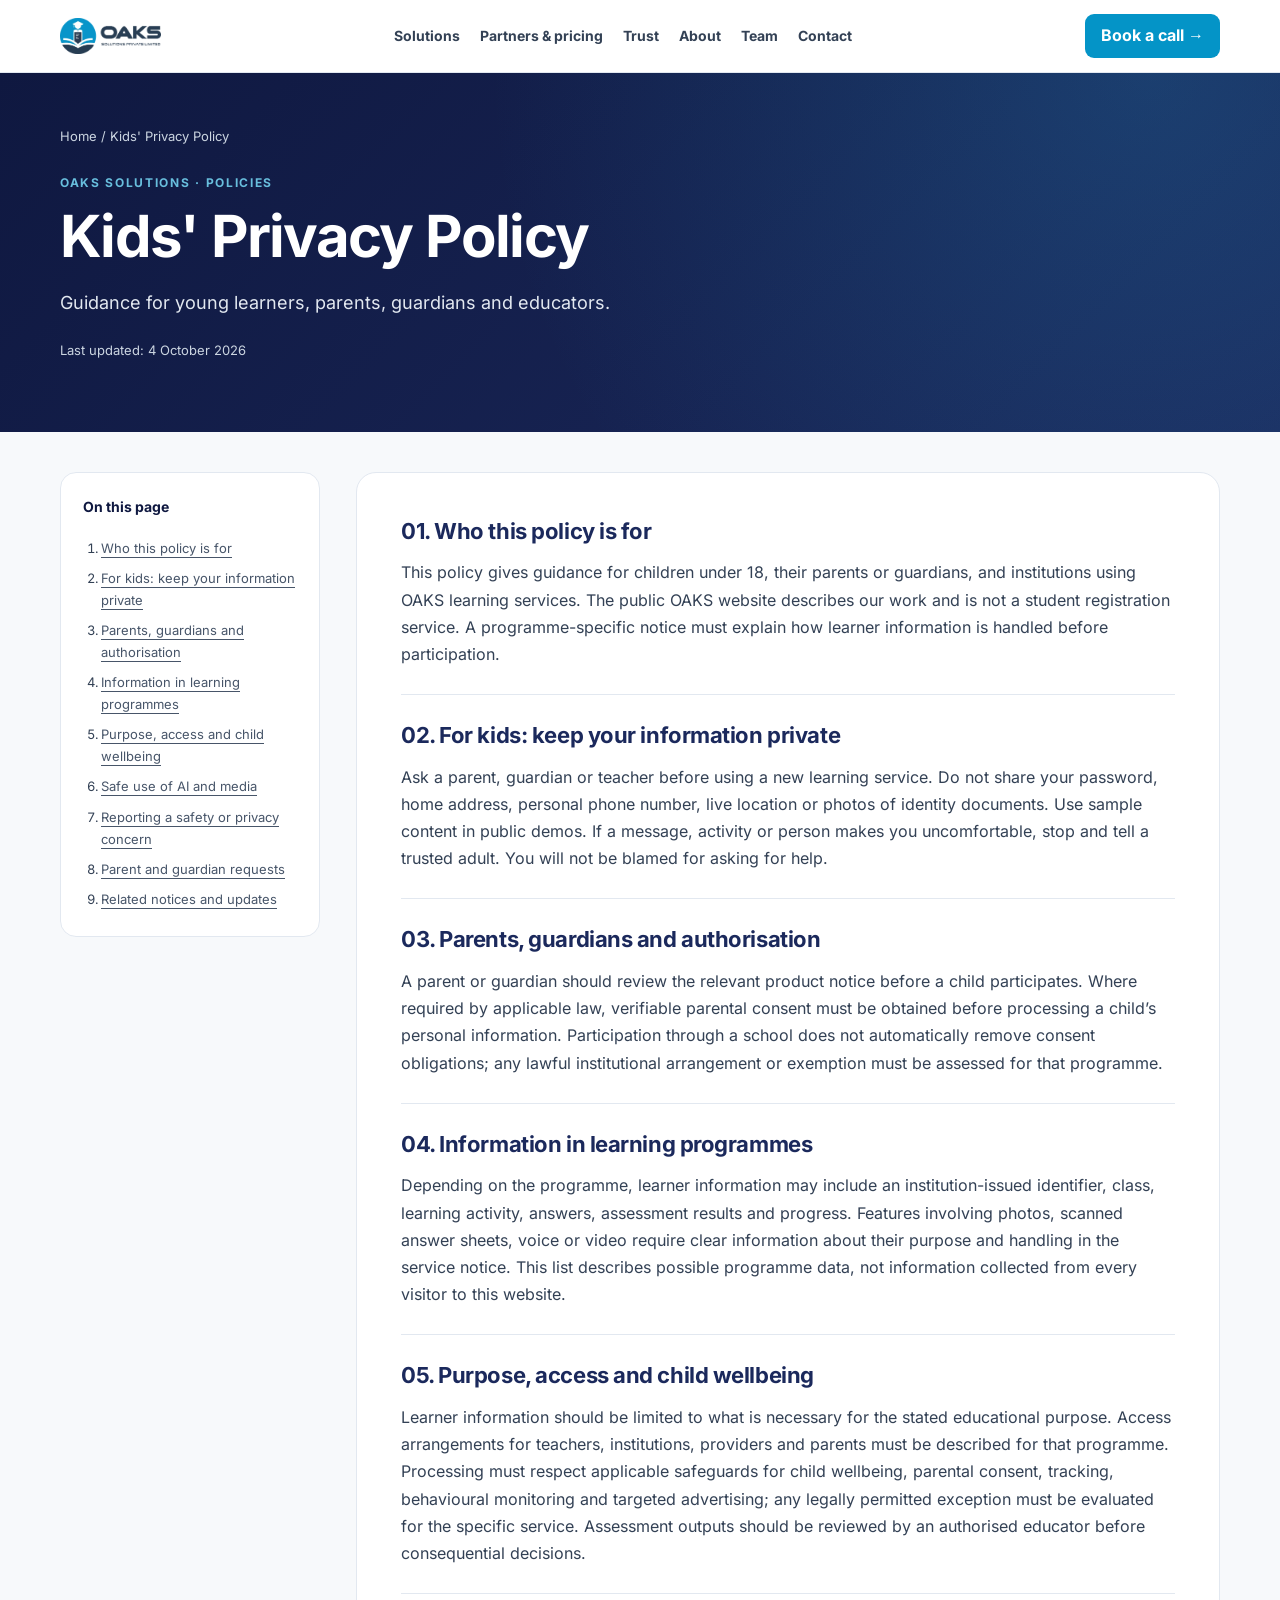
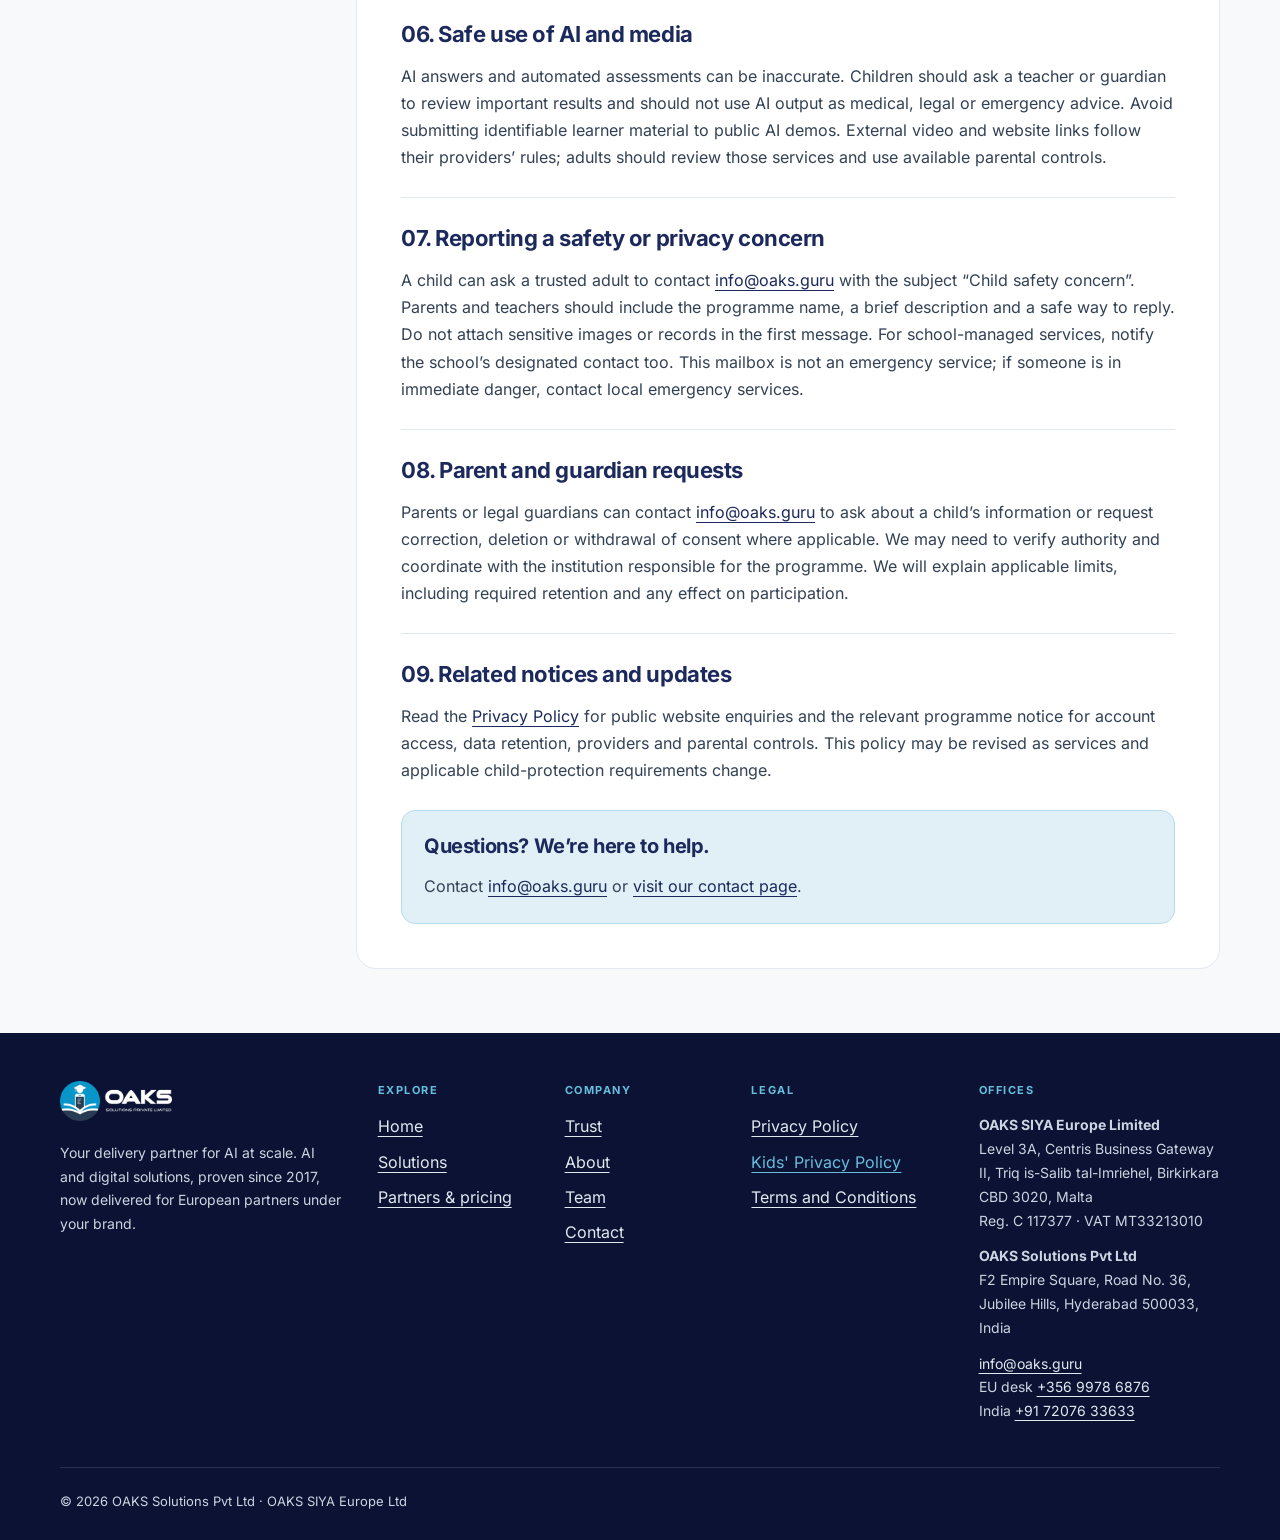
<file: OAKS Kids Privacy and Safety.dc.html>
<!DOCTYPE html>
<html lang="en">
<head>
<meta charset="utf-8">
<title>Kids&#x27; Privacy Policy | OAKS Solutions</title>
<meta name="description" content="How OAKS protects children’s privacy and safety: guidance for young learners, parents, guardians and educators.">
<link rel="canonical" href="https://www.oaks.guru/kids-privacy">
<meta name="application-name" content="OAKS Solutions">
<meta name="apple-mobile-web-app-title" content="OAKS Solutions">
<meta property="og:type" content="website">
<meta property="og:site_name" content="OAKS Solutions">
<meta property="og:locale" content="en_IN">
<meta property="og:url" content="https://www.oaks.guru/kids-privacy">
<meta property="og:title" content="Kids&#x27; Privacy Policy | OAKS Solutions">
<meta property="og:description" content="How OAKS protects children’s privacy and safety: guidance for young learners, parents, guardians and educators.">
<meta property="og:image" content="https://www.oaks.guru/assets/og-image.png">
<meta property="og:image:type" content="image/png">
<meta property="og:image:width" content="1200">
<meta property="og:image:height" content="630">
<meta property="og:image:alt" content="OAKS Solutions: AI for government, education and industry">
<meta name="twitter:card" content="summary_large_image">
<meta name="twitter:title" content="Kids&#x27; Privacy Policy | OAKS Solutions">
<meta name="twitter:description" content="How OAKS protects children’s privacy and safety: guidance for young learners, parents, guardians and educators.">
<meta name="twitter:image" content="https://www.oaks.guru/assets/og-image.png">
<meta name="twitter:image:alt" content="OAKS Solutions: AI for government, education and industry">
<link rel="icon" href="favicon.ico" sizes="any">
<link rel="icon" type="image/png" sizes="32x32" href="favicon-32.png">
<link rel="icon" type="image/png" sizes="16x16" href="favicon-16.png">
<link rel="icon" type="image/png" sizes="192x192" href="icon-192.png">
<link rel="apple-touch-icon" sizes="180x180" href="apple-touch-icon.png">
<link rel="manifest" href="site.webmanifest">
<meta name="theme-color" content="#0f1840">
<meta name="viewport" content="width=device-width, initial-scale=1">
<link rel="stylesheet" href="assets/legal.css?v=cfce6060">
<link rel="stylesheet" href="assets/responsive.css?v=3aa56931">
</head>
<body>
<a class="skip" href="#main">Skip to content</a><header class="site-header"><div class="wrap"><div class="header-row"><a class="brand" href="/" aria-label="OAKS Solutions home"><img src="assets/optimized/assets_oaks-logo.webp" alt="OAKS Solutions"></a><nav class="desktop-nav" aria-label="Main navigation"><a href="/solutions">Solutions</a><a href="/partners">Partners &amp; pricing</a><a href="/trust">Trust</a><a href="/about">About</a><a href="/team">Team</a><a href="/contact">Contact</a></nav><a class="cta" href="/book">Book a call →</a></div><details class="mobile-nav"><summary>Menu</summary><nav aria-label="Mobile navigation"><a href="/">Home</a><a href="/solutions">Solutions</a><a href="/partners">Partners &amp; pricing</a><a href="/trust">Trust</a><a href="/about">About</a><a href="/team">Team</a><a href="/contact">Contact</a></nav></details></div></header>
<main id="main"><div class="hero"><div class="wrap"><nav class="crumb" aria-label="Breadcrumb"><a href="/">Home</a> / Kids&#x27; Privacy Policy</nav><p class="eyebrow">OAKS SOLUTIONS · POLICIES</p><h1>Kids&#x27; Privacy Policy</h1><p class="intro">Guidance for young learners, parents, guardians and educators.</p><p class="date">Last updated: 4 October 2026</p></div></div><div class="wrap legal-grid"><aside class="contents"><h2>On this page</h2><ol><li><a href="#section-1">Who this policy is for</a></li><li><a href="#section-2">For kids: keep your information private</a></li><li><a href="#section-3">Parents, guardians and authorisation</a></li><li><a href="#section-4">Information in learning programmes</a></li><li><a href="#section-5">Purpose, access and child wellbeing</a></li><li><a href="#section-6">Safe use of AI and media</a></li><li><a href="#section-7">Reporting a safety or privacy concern</a></li><li><a href="#section-8">Parent and guardian requests</a></li><li><a href="#section-9">Related notices and updates</a></li></ol></aside><article class="legal-body" aria-label="Kids&#x27; Privacy Policy"><section id="section-1"><h2>01. Who this policy is for</h2><p>This policy gives guidance for children under 18, their parents or guardians, and institutions using OAKS learning services. The public OAKS website describes our work and is not a student registration service. A programme-specific notice must explain how learner information is handled before participation.</p></section>
<section id="section-2"><h2>02. For kids: keep your information private</h2><p>Ask a parent, guardian or teacher before using a new learning service. Do not share your password, home address, personal phone number, live location or photos of identity documents. Use sample content in public demos. If a message, activity or person makes you uncomfortable, stop and tell a trusted adult. You will not be blamed for asking for help.</p></section>
<section id="section-3"><h2>03. Parents, guardians and authorisation</h2><p>A parent or guardian should review the relevant product notice before a child participates. Where required by applicable law, verifiable parental consent must be obtained before processing a child’s personal information. Participation through a school does not automatically remove consent obligations; any lawful institutional arrangement or exemption must be assessed for that programme.</p></section>
<section id="section-4"><h2>04. Information in learning programmes</h2><p>Depending on the programme, learner information may include an institution-issued identifier, class, learning activity, answers, assessment results and progress. Features involving photos, scanned answer sheets, voice or video require clear information about their purpose and handling in the service notice. This list describes possible programme data, not information collected from every visitor to this website.</p></section>
<section id="section-5"><h2>05. Purpose, access and child wellbeing</h2><p>Learner information should be limited to what is necessary for the stated educational purpose. Access arrangements for teachers, institutions, providers and parents must be described for that programme. Processing must respect applicable safeguards for child wellbeing, parental consent, tracking, behavioural monitoring and targeted advertising; any legally permitted exception must be evaluated for the specific service. Assessment outputs should be reviewed by an authorised educator before consequential decisions.</p></section>
<section id="section-6"><h2>06. Safe use of AI and media</h2><p>AI answers and automated assessments can be inaccurate. Children should ask a teacher or guardian to review important results and should not use AI output as medical, legal or emergency advice. Avoid submitting identifiable learner material to public AI demos. External video and website links follow their providers’ rules; adults should review those services and use available parental controls.</p></section>
<section id="section-7"><h2>07. Reporting a safety or privacy concern</h2><p>A child can ask a trusted adult to contact <a href="mailto:info@oaks.guru">info@oaks.guru</a> with the subject “Child safety concern”. Parents and teachers should include the programme name, a brief description and a safe way to reply. Do not attach sensitive images or records in the first message. For school-managed services, notify the school’s designated contact too. This mailbox is not an emergency service; if someone is in immediate danger, contact local emergency services.</p></section>
<section id="section-8"><h2>08. Parent and guardian requests</h2><p>Parents or legal guardians can contact <a href="mailto:info@oaks.guru">info@oaks.guru</a> to ask about a child’s information or request correction, deletion or withdrawal of consent where applicable. We may need to verify authority and coordinate with the institution responsible for the programme. We will explain applicable limits, including required retention and any effect on participation.</p></section>
<section id="section-9"><h2>09. Related notices and updates</h2><p>Read the <a href="/privacy">Privacy Policy</a> for public website enquiries and the relevant programme notice for account access, data retention, providers and parental controls. This policy may be revised as services and applicable child-protection requirements change.</p></section>
<div class="help"><h2>Questions? We’re here to help.</h2><p>Contact <a href="mailto:info@oaks.guru">info@oaks.guru</a> or <a href="/contact">visit our contact page</a>.</p></div></article></div></main>
<footer class="site-footer"><div class="wrap"><div class="footer-grid"><div><img class="footer-logo" src="assets/optimized/assets_oaks-logo-white.webp" alt="OAKS Solutions" loading="lazy"><p>Your delivery partner for AI at scale. AI and digital solutions, proven since 2017, now delivered for European partners under your brand.</p></div><div><h2>EXPLORE</h2><nav class="footer-links" aria-label="Explore"><a href="/">Home</a><a href="/solutions">Solutions</a><a href="/partners">Partners &amp; pricing</a></nav></div><div><h2>COMPANY</h2><nav class="footer-links" aria-label="Company"><a href="/trust">Trust</a><a href="/about">About</a><a href="/team">Team</a><a href="/contact">Contact</a></nav></div><div><h2>LEGAL</h2><nav class="footer-links" aria-label="Legal"><a href="/privacy">Privacy Policy</a><a href="/kids-privacy" aria-current="page">Kids&#x27; Privacy Policy</a><a href="/terms">Terms and Conditions</a></nav></div><div><h2>OFFICES</h2><p><strong>OAKS SIYA Europe Limited</strong><br>Level 3A, Centris Business Gateway II, Triq is-Salib tal-Imriehel, Birkirkara CBD 3020, Malta<br>Reg. C 117377 · VAT MT33213010</p><p><strong>OAKS Solutions Pvt Ltd</strong><br>F2 Empire Square, Road No. 36, Jubilee Hills, Hyderabad 500033, India</p><p><a href="mailto:info@oaks.guru">info@oaks.guru</a><br>EU desk <a href="tel:+35699786876">+356 9978 6876</a><br>India <a href="tel:+917207633633">+91 72076 33633</a></p></div></div><div class="footer-bottom"><span>© 2026 OAKS Solutions Pvt Ltd · OAKS SIYA Europe Ltd</span></div></div></footer>
</body>
</html>
</file>
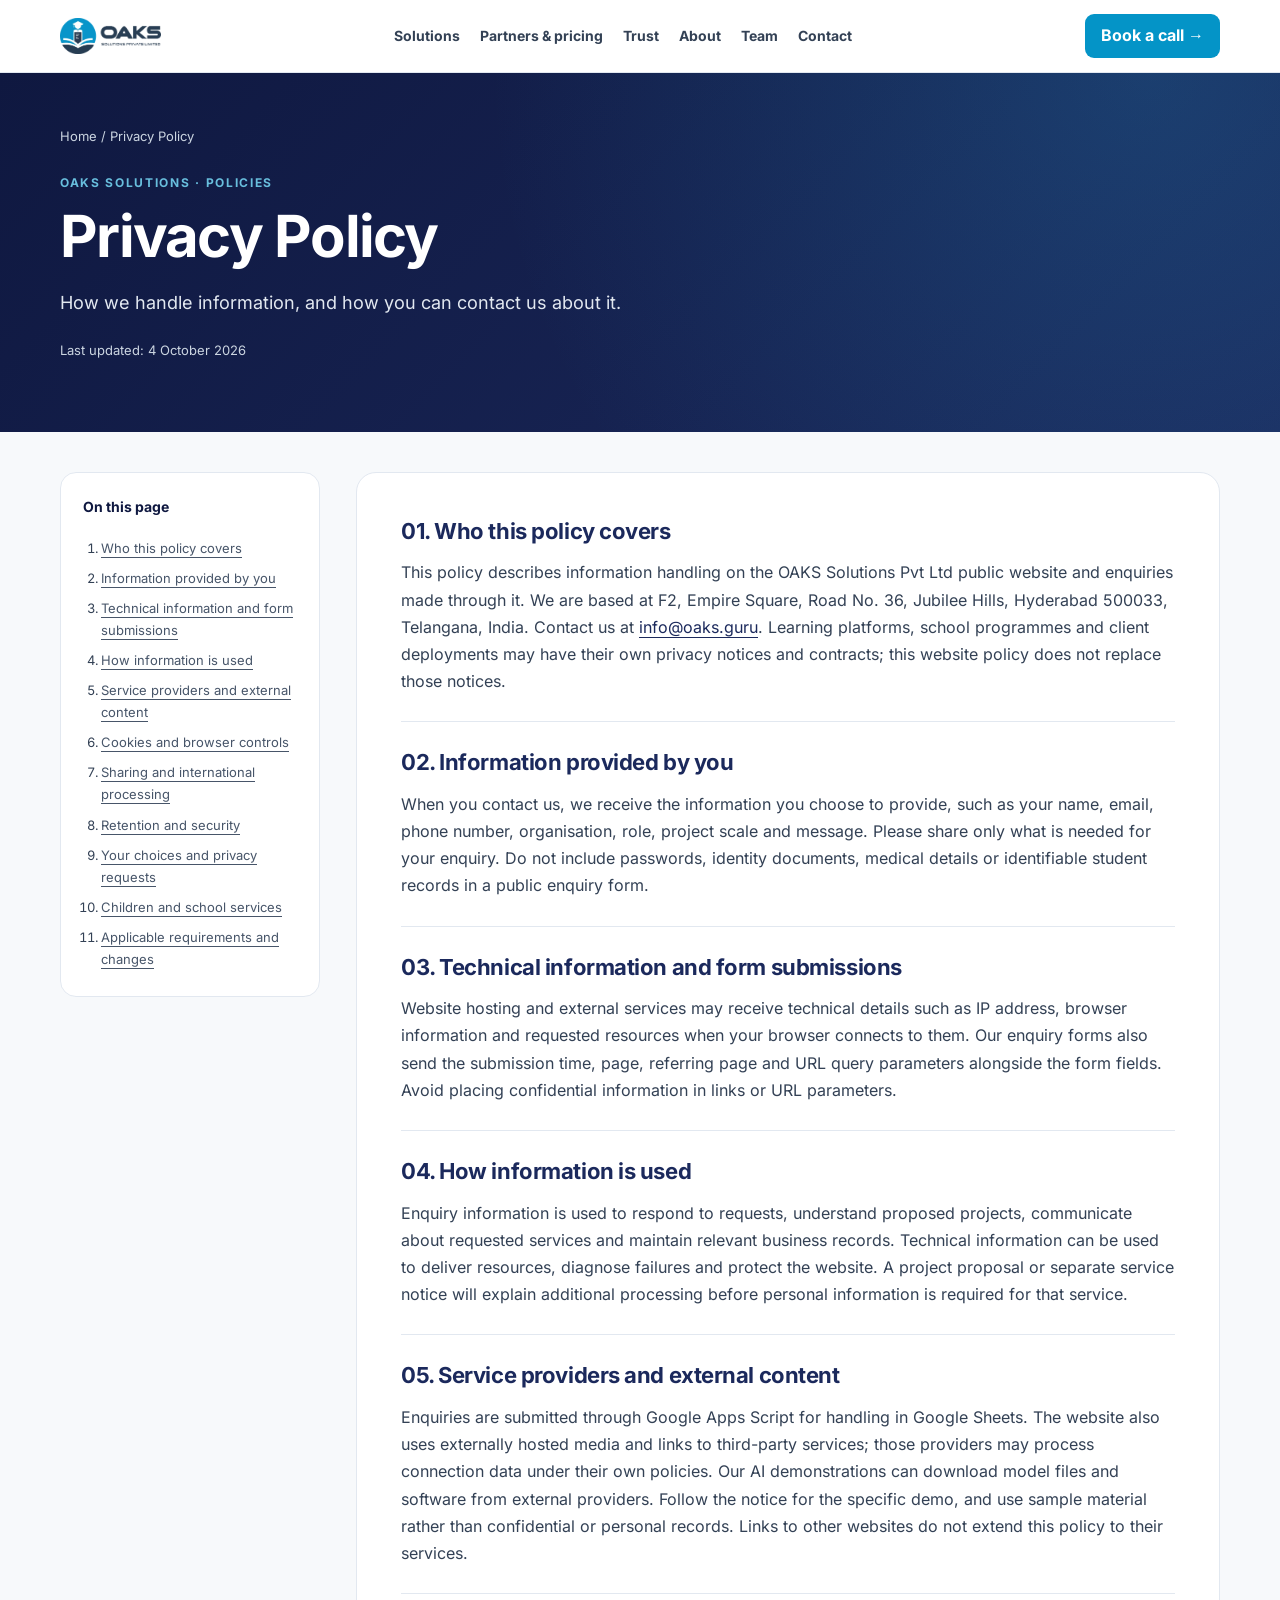
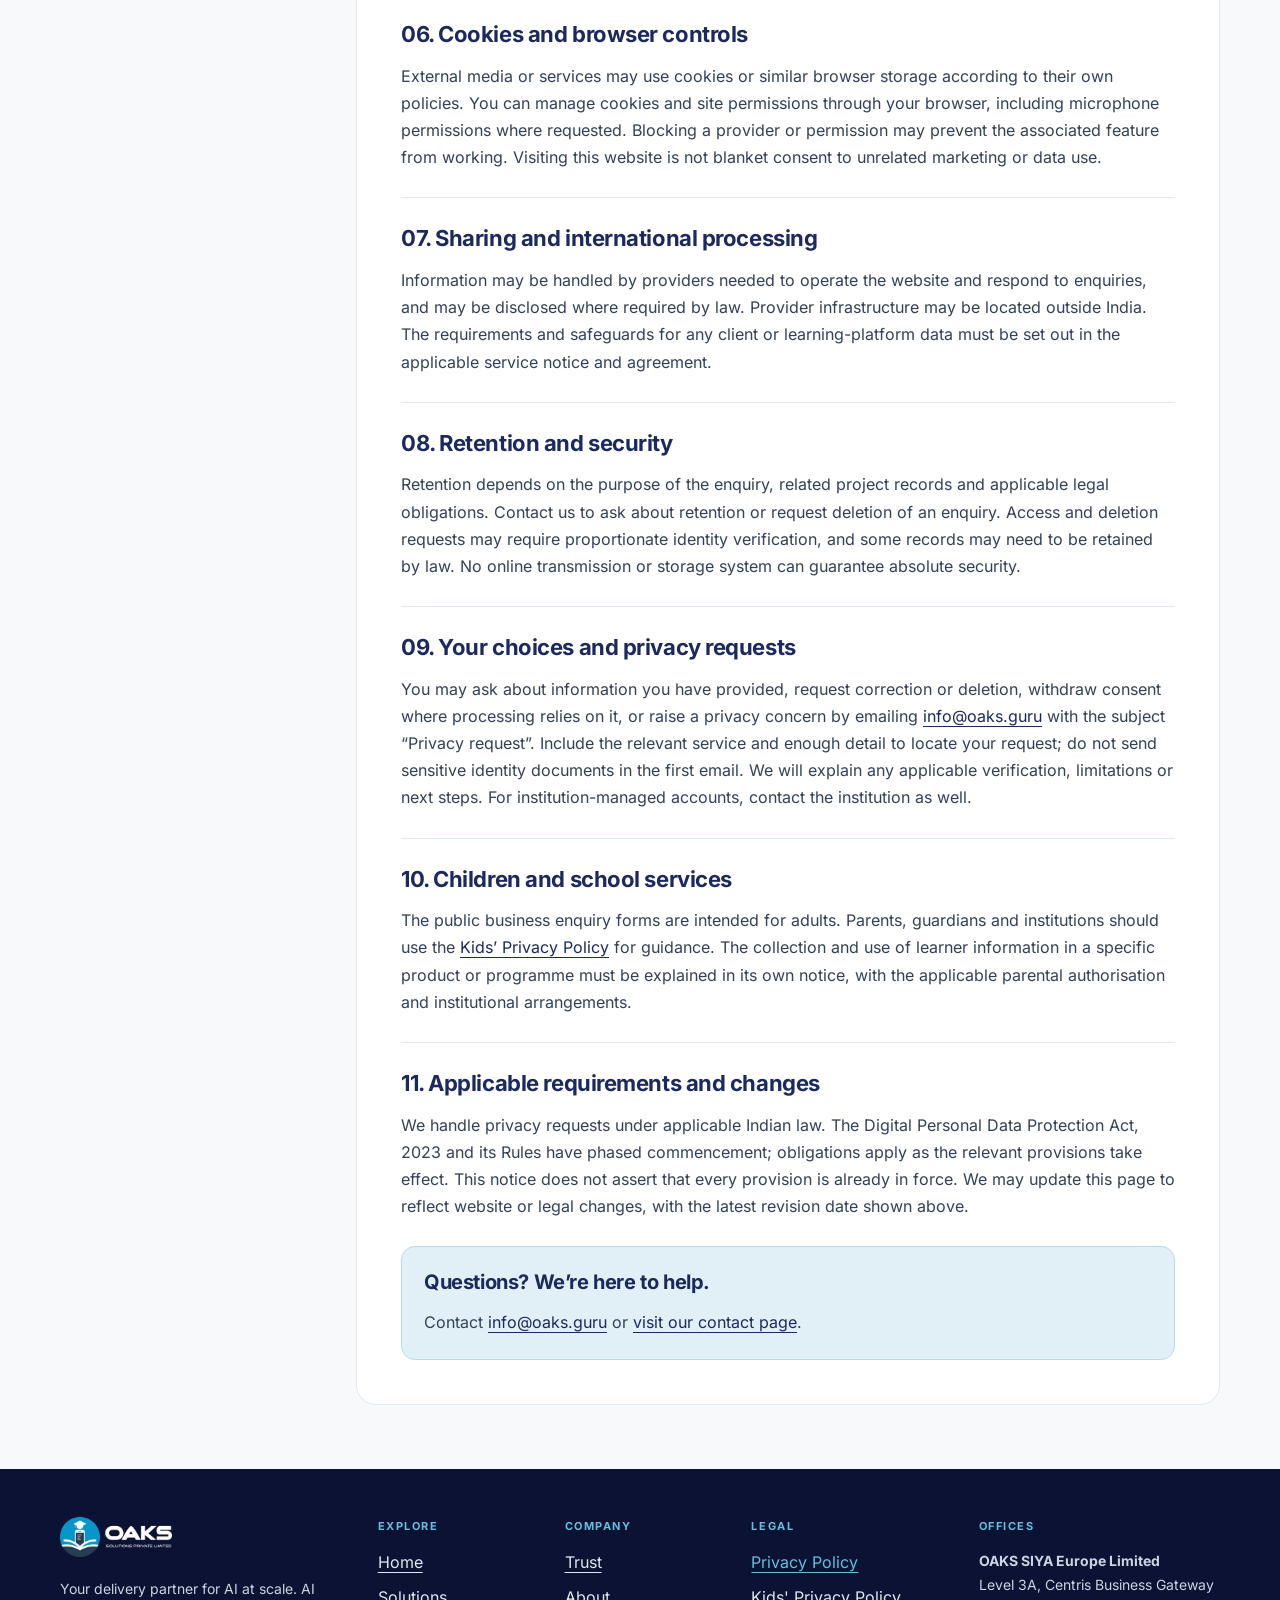
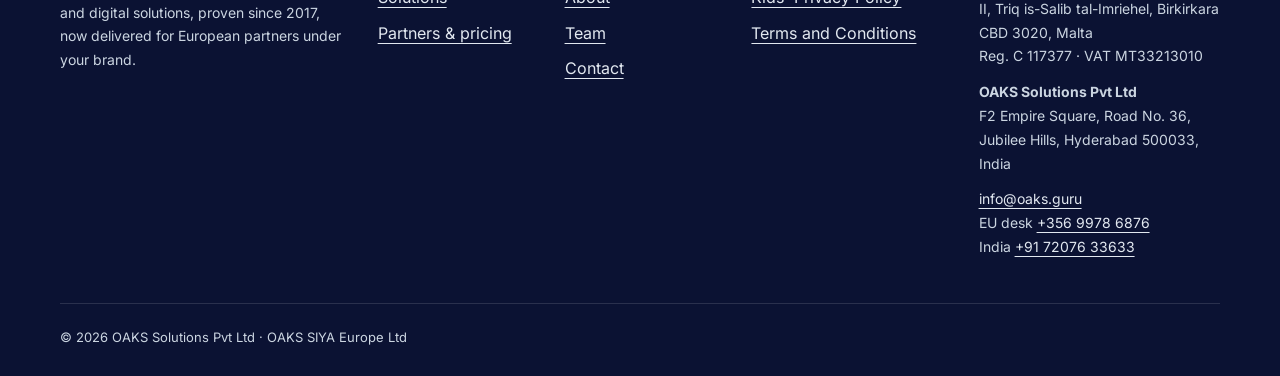
<file: OAKS Privacy Policy.dc.html>
<!DOCTYPE html>
<html lang="en">
<head>
<meta charset="utf-8">
<title>Privacy Policy | OAKS Solutions</title>
<meta name="description" content="How we handle information, and how you can contact us about it.">
<link rel="canonical" href="https://www.oaks.guru/privacy">
<meta name="application-name" content="OAKS Solutions">
<meta name="apple-mobile-web-app-title" content="OAKS Solutions">
<meta property="og:type" content="website">
<meta property="og:site_name" content="OAKS Solutions">
<meta property="og:locale" content="en_IN">
<meta property="og:url" content="https://www.oaks.guru/privacy">
<meta property="og:title" content="Privacy Policy | OAKS Solutions">
<meta property="og:description" content="How we handle information, and how you can contact us about it.">
<meta property="og:image" content="https://www.oaks.guru/assets/og-image.png">
<meta property="og:image:type" content="image/png">
<meta property="og:image:width" content="1200">
<meta property="og:image:height" content="630">
<meta property="og:image:alt" content="OAKS Solutions: AI for government, education and industry">
<meta name="twitter:card" content="summary_large_image">
<meta name="twitter:title" content="Privacy Policy | OAKS Solutions">
<meta name="twitter:description" content="How we handle information, and how you can contact us about it.">
<meta name="twitter:image" content="https://www.oaks.guru/assets/og-image.png">
<meta name="twitter:image:alt" content="OAKS Solutions: AI for government, education and industry">
<link rel="icon" href="favicon.ico" sizes="any">
<link rel="icon" type="image/png" sizes="32x32" href="favicon-32.png">
<link rel="icon" type="image/png" sizes="16x16" href="favicon-16.png">
<link rel="icon" type="image/png" sizes="192x192" href="icon-192.png">
<link rel="apple-touch-icon" sizes="180x180" href="apple-touch-icon.png">
<link rel="manifest" href="site.webmanifest">
<meta name="theme-color" content="#0f1840">
<meta name="viewport" content="width=device-width, initial-scale=1">
<link rel="stylesheet" href="assets/legal.css?v=cfce6060">
<link rel="stylesheet" href="assets/responsive.css?v=3aa56931">
</head>
<body>
<a class="skip" href="#main">Skip to content</a><header class="site-header"><div class="wrap"><div class="header-row"><a class="brand" href="/" aria-label="OAKS Solutions home"><img src="assets/optimized/assets_oaks-logo.webp" alt="OAKS Solutions"></a><nav class="desktop-nav" aria-label="Main navigation"><a href="/solutions">Solutions</a><a href="/partners">Partners &amp; pricing</a><a href="/trust">Trust</a><a href="/about">About</a><a href="/team">Team</a><a href="/contact">Contact</a></nav><a class="cta" href="/book">Book a call →</a></div><details class="mobile-nav"><summary>Menu</summary><nav aria-label="Mobile navigation"><a href="/">Home</a><a href="/solutions">Solutions</a><a href="/partners">Partners &amp; pricing</a><a href="/trust">Trust</a><a href="/about">About</a><a href="/team">Team</a><a href="/contact">Contact</a></nav></details></div></header>
<main id="main"><div class="hero"><div class="wrap"><nav class="crumb" aria-label="Breadcrumb"><a href="/">Home</a> / Privacy Policy</nav><p class="eyebrow">OAKS SOLUTIONS · POLICIES</p><h1>Privacy Policy</h1><p class="intro">How we handle information, and how you can contact us about it.</p><p class="date">Last updated: 4 October 2026</p></div></div><div class="wrap legal-grid"><aside class="contents"><h2>On this page</h2><ol><li><a href="#section-1">Who this policy covers</a></li><li><a href="#section-2">Information provided by you</a></li><li><a href="#section-3">Technical information and form submissions</a></li><li><a href="#section-4">How information is used</a></li><li><a href="#section-5">Service providers and external content</a></li><li><a href="#section-6">Cookies and browser controls</a></li><li><a href="#section-7">Sharing and international processing</a></li><li><a href="#section-8">Retention and security</a></li><li><a href="#section-9">Your choices and privacy requests</a></li><li><a href="#section-10">Children and school services</a></li><li><a href="#section-11">Applicable requirements and changes</a></li></ol></aside><article class="legal-body" aria-label="Privacy Policy"><section id="section-1"><h2>01. Who this policy covers</h2><p>This policy describes information handling on the OAKS Solutions Pvt Ltd public website and enquiries made through it. We are based at F2, Empire Square, Road No. 36, Jubilee Hills, Hyderabad 500033, Telangana, India. Contact us at <a href="mailto:info@oaks.guru">info@oaks.guru</a>. Learning platforms, school programmes and client deployments may have their own privacy notices and contracts; this website policy does not replace those notices.</p></section>
<section id="section-2"><h2>02. Information provided by you</h2><p>When you contact us, we receive the information you choose to provide, such as your name, email, phone number, organisation, role, project scale and message. Please share only what is needed for your enquiry. Do not include passwords, identity documents, medical details or identifiable student records in a public enquiry form.</p></section>
<section id="section-3"><h2>03. Technical information and form submissions</h2><p>Website hosting and external services may receive technical details such as IP address, browser information and requested resources when your browser connects to them. Our enquiry forms also send the submission time, page, referring page and URL query parameters alongside the form fields. Avoid placing confidential information in links or URL parameters.</p></section>
<section id="section-4"><h2>04. How information is used</h2><p>Enquiry information is used to respond to requests, understand proposed projects, communicate about requested services and maintain relevant business records. Technical information can be used to deliver resources, diagnose failures and protect the website. A project proposal or separate service notice will explain additional processing before personal information is required for that service.</p></section>
<section id="section-5"><h2>05. Service providers and external content</h2><p>Enquiries are submitted through Google Apps Script for handling in Google Sheets. The website also uses externally hosted media and links to third-party services; those providers may process connection data under their own policies. Our AI demonstrations can download model files and software from external providers. Follow the notice for the specific demo, and use sample material rather than confidential or personal records. Links to other websites do not extend this policy to their services.</p></section>
<section id="section-6"><h2>06. Cookies and browser controls</h2><p>External media or services may use cookies or similar browser storage according to their own policies. You can manage cookies and site permissions through your browser, including microphone permissions where requested. Blocking a provider or permission may prevent the associated feature from working. Visiting this website is not blanket consent to unrelated marketing or data use.</p></section>
<section id="section-7"><h2>07. Sharing and international processing</h2><p>Information may be handled by providers needed to operate the website and respond to enquiries, and may be disclosed where required by law. Provider infrastructure may be located outside India. The requirements and safeguards for any client or learning-platform data must be set out in the applicable service notice and agreement.</p></section>
<section id="section-8"><h2>08. Retention and security</h2><p>Retention depends on the purpose of the enquiry, related project records and applicable legal obligations. Contact us to ask about retention or request deletion of an enquiry. Access and deletion requests may require proportionate identity verification, and some records may need to be retained by law. No online transmission or storage system can guarantee absolute security.</p></section>
<section id="section-9"><h2>09. Your choices and privacy requests</h2><p>You may ask about information you have provided, request correction or deletion, withdraw consent where processing relies on it, or raise a privacy concern by emailing <a href="mailto:info@oaks.guru">info@oaks.guru</a> with the subject “Privacy request”. Include the relevant service and enough detail to locate your request; do not send sensitive identity documents in the first email. We will explain any applicable verification, limitations or next steps. For institution-managed accounts, contact the institution as well.</p></section>
<section id="section-10"><h2>10. Children and school services</h2><p>The public business enquiry forms are intended for adults. Parents, guardians and institutions should use the <a href="/kids-privacy">Kids’ Privacy Policy</a> for guidance. The collection and use of learner information in a specific product or programme must be explained in its own notice, with the applicable parental authorisation and institutional arrangements.</p></section>
<section id="section-11"><h2>11. Applicable requirements and changes</h2><p>We handle privacy requests under applicable Indian law. The Digital Personal Data Protection Act, 2023 and its Rules have phased commencement; obligations apply as the relevant provisions take effect. This notice does not assert that every provision is already in force. We may update this page to reflect website or legal changes, with the latest revision date shown above.</p></section>
<div class="help"><h2>Questions? We’re here to help.</h2><p>Contact <a href="mailto:info@oaks.guru">info@oaks.guru</a> or <a href="/contact">visit our contact page</a>.</p></div></article></div></main>
<footer class="site-footer"><div class="wrap"><div class="footer-grid"><div><img class="footer-logo" src="assets/optimized/assets_oaks-logo-white.webp" alt="OAKS Solutions" loading="lazy"><p>Your delivery partner for AI at scale. AI and digital solutions, proven since 2017, now delivered for European partners under your brand.</p></div><div><h2>EXPLORE</h2><nav class="footer-links" aria-label="Explore"><a href="/">Home</a><a href="/solutions">Solutions</a><a href="/partners">Partners &amp; pricing</a></nav></div><div><h2>COMPANY</h2><nav class="footer-links" aria-label="Company"><a href="/trust">Trust</a><a href="/about">About</a><a href="/team">Team</a><a href="/contact">Contact</a></nav></div><div><h2>LEGAL</h2><nav class="footer-links" aria-label="Legal"><a href="/privacy" aria-current="page">Privacy Policy</a><a href="/kids-privacy">Kids&#x27; Privacy Policy</a><a href="/terms">Terms and Conditions</a></nav></div><div><h2>OFFICES</h2><p><strong>OAKS SIYA Europe Limited</strong><br>Level 3A, Centris Business Gateway II, Triq is-Salib tal-Imriehel, Birkirkara CBD 3020, Malta<br>Reg. C 117377 · VAT MT33213010</p><p><strong>OAKS Solutions Pvt Ltd</strong><br>F2 Empire Square, Road No. 36, Jubilee Hills, Hyderabad 500033, India</p><p><a href="mailto:info@oaks.guru">info@oaks.guru</a><br>EU desk <a href="tel:+35699786876">+356 9978 6876</a><br>India <a href="tel:+917207633633">+91 72076 33633</a></p></div></div><div class="footer-bottom"><span>© 2026 OAKS Solutions Pvt Ltd · OAKS SIYA Europe Ltd</span></div></div></footer>
</body>
</html>
</file>
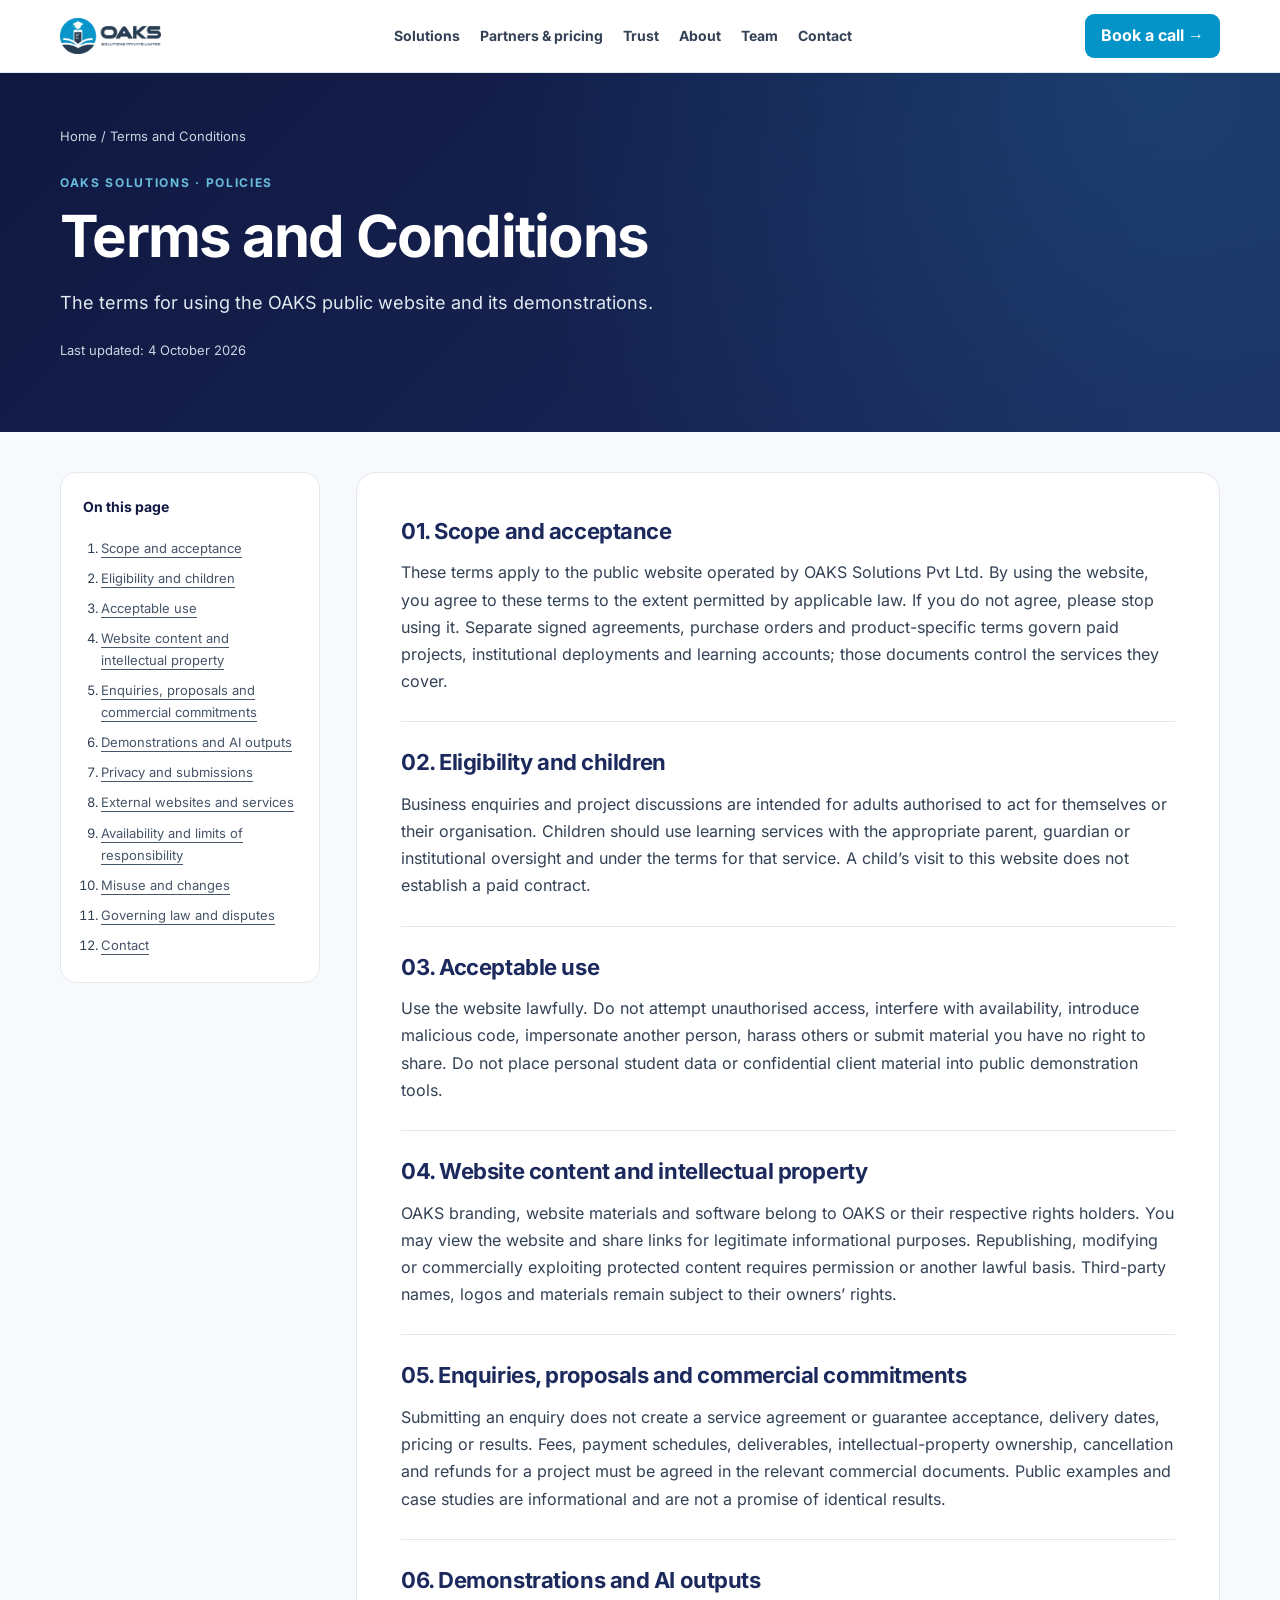
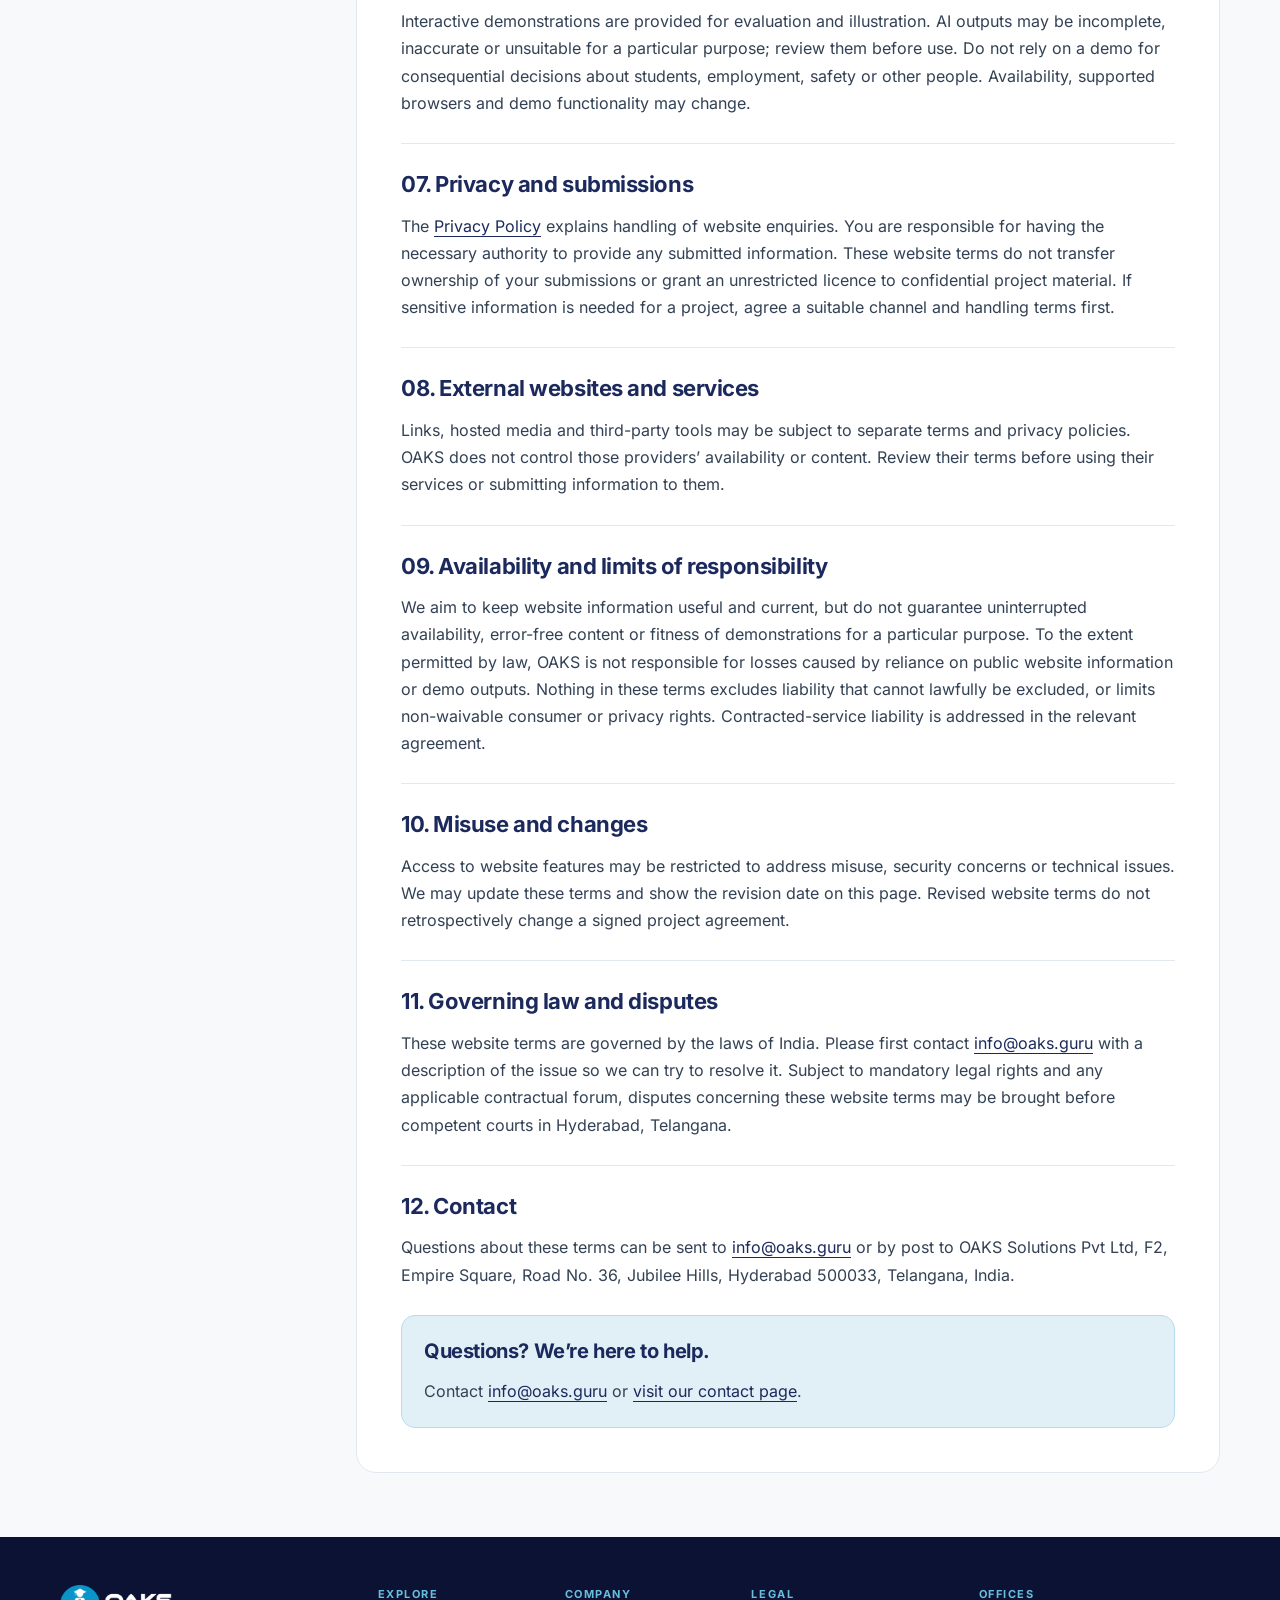
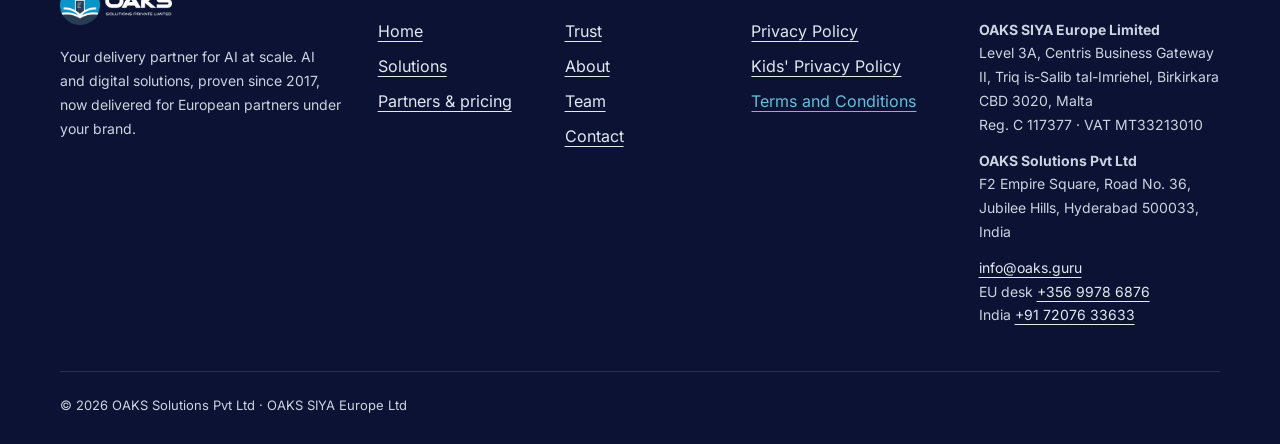
<file: OAKS Terms and Conditions.dc.html>
<!DOCTYPE html>
<html lang="en">
<head>
<meta charset="utf-8">
<title>Terms and Conditions | OAKS Solutions</title>
<meta name="description" content="The terms for using the OAKS public website and its demonstrations.">
<link rel="canonical" href="https://www.oaks.guru/terms">
<meta name="application-name" content="OAKS Solutions">
<meta name="apple-mobile-web-app-title" content="OAKS Solutions">
<meta property="og:type" content="website">
<meta property="og:site_name" content="OAKS Solutions">
<meta property="og:locale" content="en_IN">
<meta property="og:url" content="https://www.oaks.guru/terms">
<meta property="og:title" content="Terms and Conditions | OAKS Solutions">
<meta property="og:description" content="The terms for using the OAKS public website and its demonstrations.">
<meta property="og:image" content="https://www.oaks.guru/assets/og-image.png">
<meta property="og:image:type" content="image/png">
<meta property="og:image:width" content="1200">
<meta property="og:image:height" content="630">
<meta property="og:image:alt" content="OAKS Solutions: AI for government, education and industry">
<meta name="twitter:card" content="summary_large_image">
<meta name="twitter:title" content="Terms and Conditions | OAKS Solutions">
<meta name="twitter:description" content="The terms for using the OAKS public website and its demonstrations.">
<meta name="twitter:image" content="https://www.oaks.guru/assets/og-image.png">
<meta name="twitter:image:alt" content="OAKS Solutions: AI for government, education and industry">
<link rel="icon" href="favicon.ico" sizes="any">
<link rel="icon" type="image/png" sizes="32x32" href="favicon-32.png">
<link rel="icon" type="image/png" sizes="16x16" href="favicon-16.png">
<link rel="icon" type="image/png" sizes="192x192" href="icon-192.png">
<link rel="apple-touch-icon" sizes="180x180" href="apple-touch-icon.png">
<link rel="manifest" href="site.webmanifest">
<meta name="theme-color" content="#0f1840">
<meta name="viewport" content="width=device-width, initial-scale=1">
<link rel="stylesheet" href="assets/legal.css?v=cfce6060">
<link rel="stylesheet" href="assets/responsive.css?v=3aa56931">
</head>
<body>
<a class="skip" href="#main">Skip to content</a><header class="site-header"><div class="wrap"><div class="header-row"><a class="brand" href="/" aria-label="OAKS Solutions home"><img src="assets/optimized/assets_oaks-logo.webp" alt="OAKS Solutions"></a><nav class="desktop-nav" aria-label="Main navigation"><a href="/solutions">Solutions</a><a href="/partners">Partners &amp; pricing</a><a href="/trust">Trust</a><a href="/about">About</a><a href="/team">Team</a><a href="/contact">Contact</a></nav><a class="cta" href="/book">Book a call →</a></div><details class="mobile-nav"><summary>Menu</summary><nav aria-label="Mobile navigation"><a href="/">Home</a><a href="/solutions">Solutions</a><a href="/partners">Partners &amp; pricing</a><a href="/trust">Trust</a><a href="/about">About</a><a href="/team">Team</a><a href="/contact">Contact</a></nav></details></div></header>
<main id="main"><div class="hero"><div class="wrap"><nav class="crumb" aria-label="Breadcrumb"><a href="/">Home</a> / Terms and Conditions</nav><p class="eyebrow">OAKS SOLUTIONS · POLICIES</p><h1>Terms and Conditions</h1><p class="intro">The terms for using the OAKS public website and its demonstrations.</p><p class="date">Last updated: 4 October 2026</p></div></div><div class="wrap legal-grid"><aside class="contents"><h2>On this page</h2><ol><li><a href="#section-1">Scope and acceptance</a></li><li><a href="#section-2">Eligibility and children</a></li><li><a href="#section-3">Acceptable use</a></li><li><a href="#section-4">Website content and intellectual property</a></li><li><a href="#section-5">Enquiries, proposals and commercial commitments</a></li><li><a href="#section-6">Demonstrations and AI outputs</a></li><li><a href="#section-7">Privacy and submissions</a></li><li><a href="#section-8">External websites and services</a></li><li><a href="#section-9">Availability and limits of responsibility</a></li><li><a href="#section-10">Misuse and changes</a></li><li><a href="#section-11">Governing law and disputes</a></li><li><a href="#section-12">Contact</a></li></ol></aside><article class="legal-body" aria-label="Terms and Conditions"><section id="section-1"><h2>01. Scope and acceptance</h2><p>These terms apply to the public website operated by OAKS Solutions Pvt Ltd. By using the website, you agree to these terms to the extent permitted by applicable law. If you do not agree, please stop using it. Separate signed agreements, purchase orders and product-specific terms govern paid projects, institutional deployments and learning accounts; those documents control the services they cover.</p></section>
<section id="section-2"><h2>02. Eligibility and children</h2><p>Business enquiries and project discussions are intended for adults authorised to act for themselves or their organisation. Children should use learning services with the appropriate parent, guardian or institutional oversight and under the terms for that service. A child’s visit to this website does not establish a paid contract.</p></section>
<section id="section-3"><h2>03. Acceptable use</h2><p>Use the website lawfully. Do not attempt unauthorised access, interfere with availability, introduce malicious code, impersonate another person, harass others or submit material you have no right to share. Do not place personal student data or confidential client material into public demonstration tools.</p></section>
<section id="section-4"><h2>04. Website content and intellectual property</h2><p>OAKS branding, website materials and software belong to OAKS or their respective rights holders. You may view the website and share links for legitimate informational purposes. Republishing, modifying or commercially exploiting protected content requires permission or another lawful basis. Third-party names, logos and materials remain subject to their owners’ rights.</p></section>
<section id="section-5"><h2>05. Enquiries, proposals and commercial commitments</h2><p>Submitting an enquiry does not create a service agreement or guarantee acceptance, delivery dates, pricing or results. Fees, payment schedules, deliverables, intellectual-property ownership, cancellation and refunds for a project must be agreed in the relevant commercial documents. Public examples and case studies are informational and are not a promise of identical results.</p></section>
<section id="section-6"><h2>06. Demonstrations and AI outputs</h2><p>Interactive demonstrations are provided for evaluation and illustration. AI outputs may be incomplete, inaccurate or unsuitable for a particular purpose; review them before use. Do not rely on a demo for consequential decisions about students, employment, safety or other people. Availability, supported browsers and demo functionality may change.</p></section>
<section id="section-7"><h2>07. Privacy and submissions</h2><p>The <a href="/privacy">Privacy Policy</a> explains handling of website enquiries. You are responsible for having the necessary authority to provide any submitted information. These website terms do not transfer ownership of your submissions or grant an unrestricted licence to confidential project material. If sensitive information is needed for a project, agree a suitable channel and handling terms first.</p></section>
<section id="section-8"><h2>08. External websites and services</h2><p>Links, hosted media and third-party tools may be subject to separate terms and privacy policies. OAKS does not control those providers’ availability or content. Review their terms before using their services or submitting information to them.</p></section>
<section id="section-9"><h2>09. Availability and limits of responsibility</h2><p>We aim to keep website information useful and current, but do not guarantee uninterrupted availability, error-free content or fitness of demonstrations for a particular purpose. To the extent permitted by law, OAKS is not responsible for losses caused by reliance on public website information or demo outputs. Nothing in these terms excludes liability that cannot lawfully be excluded, or limits non-waivable consumer or privacy rights. Contracted-service liability is addressed in the relevant agreement.</p></section>
<section id="section-10"><h2>10. Misuse and changes</h2><p>Access to website features may be restricted to address misuse, security concerns or technical issues. We may update these terms and show the revision date on this page. Revised website terms do not retrospectively change a signed project agreement.</p></section>
<section id="section-11"><h2>11. Governing law and disputes</h2><p>These website terms are governed by the laws of India. Please first contact <a href="mailto:info@oaks.guru">info@oaks.guru</a> with a description of the issue so we can try to resolve it. Subject to mandatory legal rights and any applicable contractual forum, disputes concerning these website terms may be brought before competent courts in Hyderabad, Telangana.</p></section>
<section id="section-12"><h2>12. Contact</h2><p>Questions about these terms can be sent to <a href="mailto:info@oaks.guru">info@oaks.guru</a> or by post to OAKS Solutions Pvt Ltd, F2, Empire Square, Road No. 36, Jubilee Hills, Hyderabad 500033, Telangana, India.</p></section>
<div class="help"><h2>Questions? We’re here to help.</h2><p>Contact <a href="mailto:info@oaks.guru">info@oaks.guru</a> or <a href="/contact">visit our contact page</a>.</p></div></article></div></main>
<footer class="site-footer"><div class="wrap"><div class="footer-grid"><div><img class="footer-logo" src="assets/optimized/assets_oaks-logo-white.webp" alt="OAKS Solutions" loading="lazy"><p>Your delivery partner for AI at scale. AI and digital solutions, proven since 2017, now delivered for European partners under your brand.</p></div><div><h2>EXPLORE</h2><nav class="footer-links" aria-label="Explore"><a href="/">Home</a><a href="/solutions">Solutions</a><a href="/partners">Partners &amp; pricing</a></nav></div><div><h2>COMPANY</h2><nav class="footer-links" aria-label="Company"><a href="/trust">Trust</a><a href="/about">About</a><a href="/team">Team</a><a href="/contact">Contact</a></nav></div><div><h2>LEGAL</h2><nav class="footer-links" aria-label="Legal"><a href="/privacy">Privacy Policy</a><a href="/kids-privacy">Kids&#x27; Privacy Policy</a><a href="/terms" aria-current="page">Terms and Conditions</a></nav></div><div><h2>OFFICES</h2><p><strong>OAKS SIYA Europe Limited</strong><br>Level 3A, Centris Business Gateway II, Triq is-Salib tal-Imriehel, Birkirkara CBD 3020, Malta<br>Reg. C 117377 · VAT MT33213010</p><p><strong>OAKS Solutions Pvt Ltd</strong><br>F2 Empire Square, Road No. 36, Jubilee Hills, Hyderabad 500033, India</p><p><a href="mailto:info@oaks.guru">info@oaks.guru</a><br>EU desk <a href="tel:+35699786876">+356 9978 6876</a><br>India <a href="tel:+917207633633">+91 72076 33633</a></p></div></div><div class="footer-bottom"><span>© 2026 OAKS Solutions Pvt Ltd · OAKS SIYA Europe Ltd</span></div></div></footer>
</body>
</html>
</file>
<file: assets/legal.css>
/* Legal pages and 404. Inter, as in the OAKS International 2026 brochure. */
@font-face {
  font-family: "Inter";
  font-style: normal;
  font-weight: 100 900;
  font-display: swap;
  src: url("fonts/inter-latin-wght-normal.woff2") format("woff2-variations"), url("fonts/inter-latin-wght-normal.woff2") format("woff2");
  unicode-range: U+0000-00FF, U+0131, U+0152-0153, U+02BB-02BC, U+02C6, U+02DA, U+02DC, U+0304, U+0308, U+0329, U+2000-206F, U+20AC, U+2122, U+2191, U+2193, U+2212, U+2215, U+FEFF, U+FFFD;
}
@font-face {
  font-family: "Inter";
  font-style: normal;
  font-weight: 100 900;
  font-display: swap;
  src: url("fonts/inter-latin-ext-wght-normal.woff2") format("woff2-variations"), url("fonts/inter-latin-ext-wght-normal.woff2") format("woff2");
  unicode-range: U+0100-02BA, U+02BD-02C5, U+02C7-02CC, U+02CE-02D7, U+02DD-02FF, U+0304, U+0308, U+0329, U+1D00-1DBF, U+1E00-1E9F, U+1EF2-1EFF, U+2020, U+20A0-20AB, U+20AD-20C0, U+2113, U+2C60-2C7F, U+A720-A7FF;
}
:root{--font-sans:"Inter",-apple-system,"Segoe UI",Roboto,Helvetica,Arial,sans-serif}
*{box-sizing:border-box}html{scroll-behavior:smooth;scroll-padding-top:100px}body{margin:0;font-family:var(--font-sans),Arial,sans-serif;color:#334155;background:#f7f9fb;line-height:1.7}a{color:#1b295c;text-underline-offset:4px}a:hover{text-decoration:underline}a:focus-visible,summary:focus-visible{outline:3px solid #0494c7;outline-offset:5px;border-radius:3px}.wrap{max-width:1240px;margin:auto;padding:0 clamp(20px,4vw,40px)}.skip{position:absolute;top:-80px;background:white;padding:12px;z-index:99}.skip:focus{top:8px}.site-header{position:sticky;top:0;z-index:10;background:#fff;border-bottom:1px solid #e2e8f0}.header-row{min-height:72px;display:flex;gap:24px;align-items:center;justify-content:space-between}.brand img{height:36px;width:auto;display:block}.desktop-nav{display:flex;gap:20px;align-items:center}.desktop-nav a{font-size:14px;font-weight:700;color:#334155;text-decoration:none}.cta{background:#0494c7;color:#fff!important;padding:8px 16px;border-radius:9px;text-decoration:none;font-weight:700}.mobile-nav{display:none}.hero{background:radial-gradient(circle at 90% 0,rgba(41,169,221,.2),transparent 55%),linear-gradient(135deg,#0f1840,#1b295c);color:white;padding:52px 0 58px}.crumb{font-size:13px;color:#cbd5e1}.crumb a{color:inherit}.eyebrow{color:#68bedd;font-size:12px;font-weight:700;letter-spacing:.14em;margin:26px 0 12px}h1{font-size:clamp(34px,4.8vw,58px);letter-spacing:-.03em;line-height:1.08;margin:0;max-width:20ch}.intro{font-size:18px;max-width:60ch;color:#e2e8f0;margin:20px 0}.date{font-size:13px;color:#cbd5e1}.legal-grid{display:grid;grid-template-columns:260px minmax(0,1fr);gap:36px;padding-top:40px;padding-bottom:64px}.contents{align-self:start;position:sticky;top:100px;background:#fff;border:1px solid #e2e8f0;border-radius:16px;padding:22px}.contents h2{font-size:14px;margin:0 0 14px;color:#0f1840}.contents ol{padding-left:18px;margin:0}.contents li{padding:4px 0;font-size:13px}.contents a{color:#475569}.legal-body{background:white;border:1px solid #e2e8f0;border-radius:20px;padding:clamp(24px,4vw,44px);min-width:0}.legal-body section{scroll-margin-top:100px;padding-bottom:26px;margin-bottom:26px;border-bottom:1px solid #e2e8f0}.legal-body section:last-of-type{border:0;margin-bottom:0}.legal-body h2{font-size:22px;line-height:1.3;color:#1b295c;margin:0 0 14px;letter-spacing:-.02em}.legal-body p{margin:0;overflow-wrap:anywhere}.help{background:#e1f0f7;border:1px solid #b6dcee;border-radius:14px;padding:22px}.help h2{font-size:20px}.site-footer{background:#0b1233;color:#cbd5e1;padding:48px 0 28px}.footer-grid{display:grid;grid-template-columns:1.4fr .8fr .8fr 1.2fr;gap:36px}.site-footer a{color:#e2e8f0}.site-footer h2{color:#68bedd;font-size:11px;letter-spacing:.14em;margin:0 0 14px}.footer-links{display:flex;flex-direction:column;gap:8px}.footer-grid p{font-size:14px;margin:12px 0}.footer-logo{height:40px;width:auto;max-width:100%}.footer-bottom{display:flex;justify-content:space-between;flex-wrap:wrap;gap:16px;border-top:1px solid #ffffff20;margin-top:32px;padding-top:22px;font-size:13px}.policies{display:flex;flex-wrap:wrap;gap:12px 20px}.policies a[aria-current=page]{color:#68bedd} @media(max-width:1050px){.desktop-nav{gap:12px}.desktop-nav a{font-size:12px}.header-row{gap:12px}}@media(max-width:850px){.desktop-nav{display:none}.mobile-nav{display:block;padding:0 0 12px}.mobile-nav summary{cursor:pointer;font-weight:700;padding:12px 0}.mobile-nav nav{display:flex;flex-direction:column;gap:12px;padding:12px 0}.header-row{min-height:64px}.site-header{position:relative}.legal-grid{grid-template-columns:1fr;gap:20px}.contents{position:static}.contents ol{columns:2;column-gap:28px}.contents li{break-inside:avoid}.footer-grid{grid-template-columns:1fr 1fr}}@media(max-width:480px){.contents ol{columns:1}.footer-grid{grid-template-columns:1fr}.hero{padding:32px 0 40px}.legal-body h2{font-size:20px}.header-row>.cta{font-size:12px;padding:8px 12px}}@media(prefers-reduced-motion:reduce){html{scroll-behavior:auto}}

/* Readable hero heading on the dark banner, and a compact mobile menu */
.hero h1{color:#fff;text-wrap:balance}
.hero .crumb a{text-decoration:none}
.hero .crumb a:hover{text-decoration:underline}
.site-header .wrap{position:relative}
@media(max-width:850px){
 .header-row{padding-right:56px}
 .mobile-nav{padding:0}
 .mobile-nav summary{position:absolute;top:10px;right:clamp(20px,4vw,40px);width:44px;height:44px;padding:0;border:1px solid #cbd5e1;border-radius:12px;background:#fff;list-style:none;font-size:0;color:transparent;display:flex;align-items:center;justify-content:center}
 .mobile-nav summary::-webkit-details-marker{display:none}
 .mobile-nav summary::before{content:"";width:20px;height:14px;background:linear-gradient(#1b295c,#1b295c) 0 0/100% 2px no-repeat,linear-gradient(#1b295c,#1b295c) 0 50%/100% 2px no-repeat,linear-gradient(#1b295c,#1b295c) 0 100%/100% 2px no-repeat}
 .mobile-nav[open] summary::before{content:"✕";width:auto;height:auto;background:none;font-size:18px;color:#1b295c;line-height:1}
 .mobile-nav nav{gap:0;padding:4px 0 12px;border-top:1px solid #e2e8f0}
 .mobile-nav nav a{padding:12px 0;font-size:16px;font-weight:700;color:#1b295c;text-decoration:none;border-bottom:1px solid #f1f5f9}
}
@media(max-width:480px){
 .hero h1{font-size:clamp(30px,9vw,40px)}
 .intro{font-size:16px}
 .eyebrow{margin-top:18px}
}
@media(max-width:360px){.header-row>.cta{display:none}}

/* Footer: legal links get their own column */
.footer-grid{grid-template-columns:1.4fr .75fr .75fr .95fr 1.2fr}
.footer-links a[aria-current=page]{color:#68bedd}
@media(max-width:850px){.footer-grid{grid-template-columns:1fr 1fr}}
@media(max-width:480px){.footer-grid{grid-template-columns:1fr}}
</file>
<file: assets/responsive.css>
/* Shared layout rules for the public site and policy pages. */
*,*::before,*::after{box-sizing:border-box}
img,video,canvas{max-width:100%}
input,select,textarea{min-width:0;max-width:100%}
h1,h2,h3,h4,p,li,label,a{overflow-wrap:break-word}
.oaks-dialog-overlay{overflow-y:auto;overscroll-behavior:contain}
.oaks-dialog{min-width:0;max-height:calc(100dvh - 40px);overflow-y:auto;overscroll-behavior:contain}
@media(max-width:1199px){
 .oaks-mobile-menu{max-height:calc(100dvh - 72px);overflow-y:auto;overscroll-behavior:contain}
}
@media(max-width:899px){
 /* Hero slide counter: a compact row at the bottom right instead of a column over the text */
 #hero .oaks-hero-scenes{top:auto!important;bottom:22px!important;right:12px!important;transform:none!important;flex-direction:row!important;align-items:center!important;gap:2px!important}
 #hero .oaks-hero-scenes .oaks-scene-label,#hero .oaks-hero-scenes .oaks-scene-bar{display:none!important}
 #hero .oaks-hero-scenes>button{padding:10px 6px!important}
 #hero .oaks-hero-scenes>button:last-child{margin:0 0 0 6px!important}
 #hero .oaks-hero-content{padding-bottom:72px!important}
 /* Text spans the full width here, so darken the whole video evenly */
 #hero .oaks-hero-shade{background:linear-gradient(180deg,rgba(15,23,42,.78) 0%,rgba(15,23,42,.62) 40%,rgba(15,23,42,.7) 70%,rgba(15,23,42,.9) 100%)!important}
 #hero .oaks-hero-content{text-shadow:0 1px 12px rgba(15,23,42,.45)}
}
@media(max-width:767px){
 /* BGR case card: label row flows above the content instead of floating over it */
 .oaks-case-top{position:relative!important;top:auto!important;left:auto!important;right:auto!important;padding:24px 24px 0;row-gap:6px!important}
}
@media(max-width:639px){
 /* Mine map: numbered pins only; the step card names each place */
 .oaks-pin{padding:4px!important}
 .oaks-pin-label{display:none!important}
}
@media(max-width:767px){
 x-dc div,x-dc article,x-dc section,x-dc span{min-width:0}
 x-dc p,x-dc li,x-dc label,x-dc span{overflow-wrap:anywhere}
 x-dc input,x-dc select,x-dc textarea{font-size:16px!important}
 .oaks-row{flex-wrap:wrap!important;row-gap:10px!important}
 .oaks-row>*{max-width:100%}
 .oaks-header-row{gap:16px!important}
 .oaks-card{padding:20px!important}
 .oaks-dialog-overlay{padding:12px!important;align-items:flex-start!important}
 .oaks-dialog{max-height:calc(100dvh - 24px);padding:22px!important;margin:auto!important}
 .oaks-dialog button[aria-label="Close"]{flex-shrink:0}
 .oaks-hero-content{padding:36px 20px 32px 20px!important}
 #hero h1{font-size:clamp(32px,8vw,48px)!important;max-width:18ch!important}
 #hero .oaks-hero-stats{grid-template-columns:repeat(2,minmax(0,1fr))!important;gap:20px 16px!important}
 #hero .oaks-stat-label{display:block!important;-webkit-line-clamp:unset!important;overflow:visible!important}
 .oaks-caption{flex-wrap:wrap!important}
 .oaks-caption>button{margin-left:17px}
 .oaks-map-stat{white-space:normal!important}
 .oaks-small-grid{grid-template-columns:minmax(0,1fr)!important}
 footer a[href^="mailto:"]{overflow-wrap:anywhere}
 button,a[role="button"]{touch-action:manipulation}
}
@media(max-width:374px){
 .oaks-card{padding:16px!important}
 .oaks-dialog{padding:18px!important}
}
@media(prefers-reduced-motion:reduce){
 html{scroll-behavior:auto!important}
 #hero [style*="opacity"]{opacity:1!important;transform:none!important;filter:none!important;transition:none!important}
}
@media(max-width:639px){
 /* What we are building next: four tabs as an even 2×2 grid */
 .oaks-rf-tabs{display:grid!important;grid-template-columns:repeat(2,minmax(0,1fr));width:100%}
 /* Empanelment cards two-up on phones */
 .oaks-cred{padding:24px 16px 22px!important}
 .oaks-cred img{max-width:100%!important}
 .oaks-cred>span:first-child{height:60px!important}
 .oaks-cred>span:nth-child(2){margin-top:18px!important}
}

/* Programme unit: stats as an even two-column grid; badges keep white text on the light panel */
.oaks-prog-stats{grid-template-columns:repeat(2,minmax(0,1fr))!important;gap:20px 20px!important}
.oaks-media-badge{color:#fff}

/* Programme films and testimonials on phones: keep the play button clear of the labels */
@media(max-width:639px){
 .oaks-player-hint,.oaks-media-badge{display:none!important}
 .oaks-player-big{width:56px!important;height:56px!important}
 .oaks-player-big svg{width:22px!important;height:22px!important}
 .oaks-yt-play{width:48px!important;height:48px!important;font-size:16px!important;top:38%!important}
 .oaks-stickbar button{padding:0 11px!important;font-size:11px!important}
 .oaks-stick-scroll{padding-right:48px!important;-webkit-mask-image:linear-gradient(90deg,#000 0,#000 88%,transparent 100%);mask-image:linear-gradient(90deg,#000 0,#000 88%,transparent 100%)}
}
/* BGR case card on phones: footage on top, story underneath instead of over the video */
@media(max-width:767px){
 .oaks-case-hero{min-height:0!important}
 .oaks-case-hero>video{position:relative!important;inset:auto!important;height:auto!important;aspect-ratio:16/9;order:-1}
 .oaks-case-hero>div[style*="gradient"]{display:none!important}
}

.oaks-hero-mlabel{display:none}
/* Home hero on phones: a swipeable strip of programme videos, one per screen width, with the copy and figures underneath */
@media(max-width:767px){
 #hero{min-height:0!important}
 #hero .oaks-hero-media{position:relative!important;inset:auto!important;width:100%;aspect-ratio:4/3;display:flex!important;overflow-x:auto!important;overflow-y:hidden!important;scroll-snap-type:x mandatory;scrollbar-width:none;-webkit-overflow-scrolling:touch;overscroll-behavior-x:contain;pointer-events:auto!important;opacity:1!important;transform:none!important;will-change:auto!important;background:#0b1527}
 #hero .oaks-hero-media::-webkit-scrollbar{display:none}
 #hero .oaks-hero-media>video{position:relative!important;inset:auto!important;left:auto!important;flex:0 0 100%;width:100%!important;height:100%!important;object-fit:cover;object-position:50% 50%!important;opacity:1!important;transform:none!important;scroll-snap-align:start;scroll-snap-stop:always}
 #hero .oaks-hero-media>div{display:none!important}
 #hero .oaks-hero-sweep{display:none!important}
 .oaks-hero-mlabel{position:absolute;left:12px;top:12px;z-index:2;display:inline-flex;align-items:center;gap:8px;padding:6px 12px;border-radius:999px;background:rgba(15,23,42,.62);-webkit-backdrop-filter:blur(8px);backdrop-filter:blur(8px);font-size:11px;font-weight:700;letter-spacing:.12em;color:#fff;pointer-events:none}
 #hero .oaks-hero-scenes{top:calc(75vw - 58px)!important;bottom:auto!important;right:12px!important;padding:2px 8px!important;border-radius:999px;background:rgba(15,23,42,.62);-webkit-backdrop-filter:blur(8px);backdrop-filter:blur(8px)}
 #hero .oaks-hero-content{padding:24px 20px 28px!important;text-shadow:none!important}
 #hero h1{font-size:clamp(30px,8.4vw,40px)!important}
}

/* Sticky solutions bar: all eight chips fit on one row on wide screens */
@media(min-width:1000px){
 .oaks-stickbar button{padding:0 9px!important;font-size:11.5px!important;letter-spacing:.03em!important}
 .oaks-stick-scroll{gap:4px!important}
}

/* Phone summaries: step cards as compact two-up title tiles */
@media(max-width:767px){
 .oaks-steps-grid{grid-template-columns:repeat(2,minmax(0,1fr))!important;gap:8px!important}
 .oaks-steps-grid>div{padding:14px 14px 16px!important;gap:6px!important}
 .oaks-steps-grid>div>span:nth-child(2){font-size:13px!important}
 .oaks-steps-grid>div>span:nth-child(3):empty{display:none}
}

/* ===== Brochure components: crisp buttons everywhere ===== */
.sc-host button[style*="var(--radius-pill)"]{border-radius:4px!important;font-weight:800!important;letter-spacing:.01em}

/* ===== Phone layouts ===== */
@media(max-width:767px){
 /* type: nothing below 12px for labels, tighter display sizes */
 .sc-host [style*="font-size: 11px"],.sc-host [style*="font-size: 11.5px"]{font-size:12px!important}
 .sc-host [style*="font-size: 10px"],.sc-host [style*="font-size: 9px"],.sc-host [style*="font-size: 10.5px"]{font-size:11px!important}
 .sc-host h2[style*="clamp(34px,4.6vw,56px)"]{font-size:clamp(28px,8vw,34px)!important;line-height:1.08!important}
 .sc-host h1[style*="clamp(34px,5vw,60px)"],.sc-host h1[style*="clamp(34px,4.8vw,58px)"]{font-size:clamp(30px,8.6vw,38px)!important}
 /* tap targets */
 .oaks-tap,.oaks-pn{min-height:44px!important;display:inline-flex!important;align-items:center!important}
 .sc-host a[href^="tel:"],.sc-host a[href^="mailto:"]{display:inline-flex;align-items:center;min-height:44px}
 .sc-host section a[href="/"]{display:inline-flex;align-items:center;min-height:40px}
 #hero .oaks-hero-scenes>button{padding:12px 7px!important}
 /* calls to action: full width, one per row */
 #hero .oaks-hero-content a[style*="height: 48px"]{width:100%;justify-content:center}
 .sc-host section#contact button[style*="var(--radius-pill)"]{width:100%}
 .sc-host section#contact a[style*="height: 4"]{width:100%;justify-content:center}
 /* programme unit runs edge to edge */
 #prog-unit{margin-left:calc(-1 * clamp(20px,4vw,40px))!important;margin-right:calc(-1 * clamp(20px,4vw,40px))!important;border-left:0!important;border-right:0!important;border-radius:0!important;box-shadow:none!important}
 /* building next: no footage behind the workflow text */
 .oaks-next-bg{display:none!important}
 /* Technology layers: description on its own line */
 .oaks-layer-row{grid-template-columns:36px minmax(0,1fr)!important;row-gap:2px!important}
 .oaks-layer-row .oaks-layer-sub{grid-column:2;white-space:normal}
}
</file>
